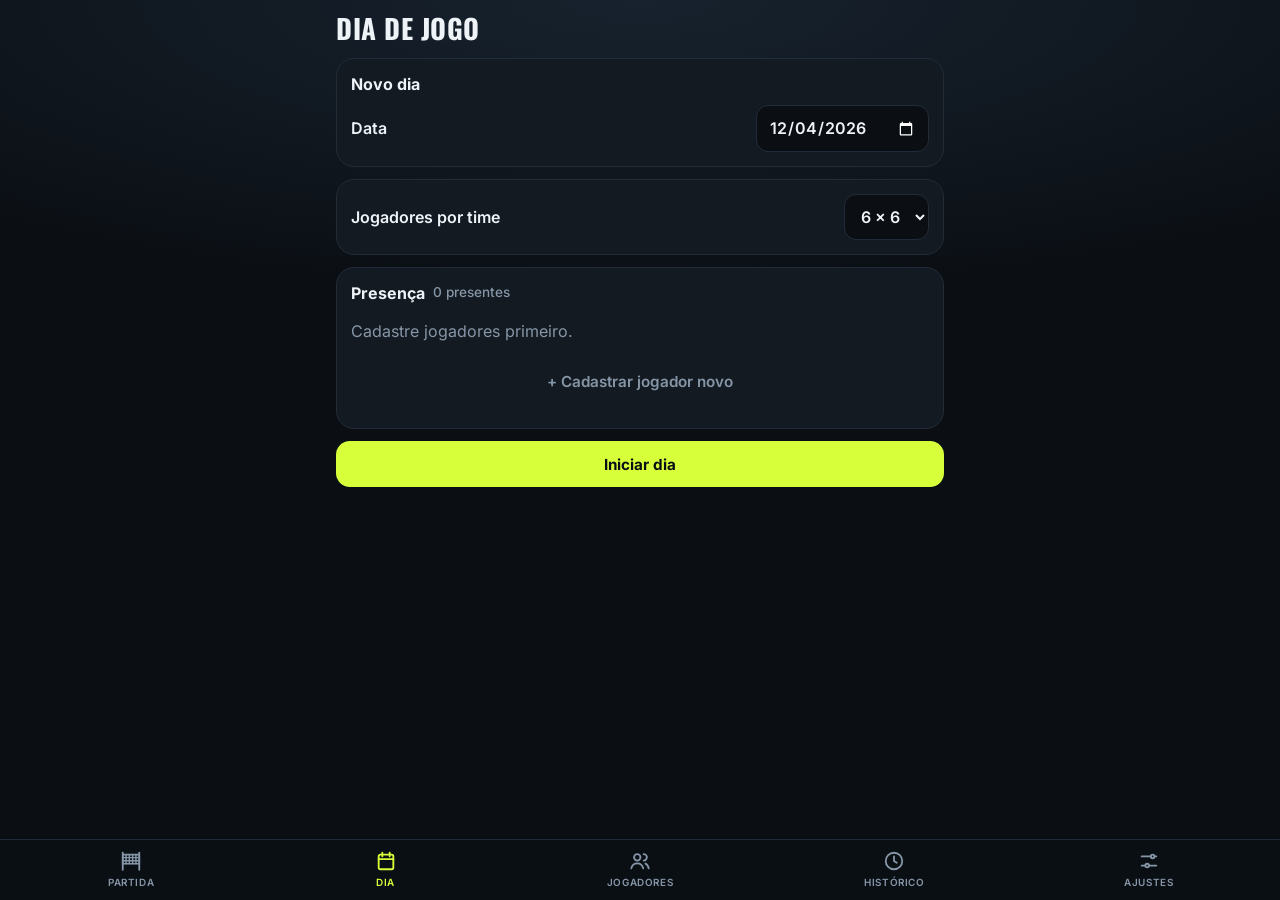
<file: index.html>
<!doctype html>
<html lang="pt-BR">
<head>
  <meta charset="utf-8">
  <meta name="viewport" content="width=device-width, initial-scale=1, viewport-fit=cover, interactive-widget=resizes-content">
  <meta name="theme-color" content="#0b0f14">
  <meta name="description" content="Sorteio de times equilibrados para a pelada de vôlei">
  <title>Pelada de Vôlei</title>
  <link rel="manifest" href="manifest.webmanifest">
  <link rel="icon" href="icons/icon.svg" type="image/svg+xml">
  <link rel="apple-touch-icon" href="icons/icon-192.png">
  <meta name="apple-mobile-web-app-capable" content="yes">
  <meta name="apple-mobile-web-app-status-bar-style" content="black-translucent">
  <link rel="preload" href="fonts/oswald.woff2" as="font" type="font/woff2" crossorigin>
  <link rel="preload" href="fonts/inter.woff2" as="font" type="font/woff2" crossorigin>
  <meta name="apple-mobile-web-app-title" content="Pelada">
  <link rel="stylesheet" href="css/app.css">
</head>
<body>
  <header class="topbar"><h1 id="title">Pelada de Vôlei</h1></header>
  <main id="app" aria-live="polite"></main>
  <nav class="tabbar" aria-label="Navegação">
    <a href="#/partida" data-route="partida"><svg viewBox="0 0 24 24" fill="none" stroke="currentColor" stroke-width="2" stroke-linecap="round" stroke-linejoin="round"><path d="M3 21.5V2.8M21 21.5V2.8"/><rect x="3" y="5" width="18" height="10" rx=".6" stroke-width="1.8"/><path d="M3 8.33h18M3 11.67h18M6.6 5v10M10.2 5v10M13.8 5v10M17.4 5v10" stroke-width="1.6"/></svg><span>Partida</span></a>
    <a href="#/dia" data-route="dia"><svg viewBox="0 0 24 24" fill="none" stroke="currentColor" stroke-width="2" stroke-linecap="round"><rect x="4" y="5" width="16" height="16" rx="2"/><path d="M8 3v4M16 3v4M4 10h16"/></svg><span>Dia</span></a>
    <a href="#/jogadores" data-route="jogadores"><svg viewBox="0 0 24 24" fill="none" stroke="currentColor" stroke-width="2" stroke-linecap="round"><circle cx="9" cy="8" r="3.5"/><path d="M2.5 20c.8-3.5 3.4-5.5 6.5-5.5s5.7 2 6.5 5.5"/><path d="M16 4.5a3.5 3.5 0 0 1 0 7M18 14.8c1.9.8 3 2.6 3.5 5.2"/></svg><span>Jogadores</span></a>
    <a href="#/historico" data-route="historico"><svg viewBox="0 0 24 24" fill="none" stroke="currentColor" stroke-width="2" stroke-linecap="round"><circle cx="12" cy="12" r="9"/><path d="M12 7v5l3 2"/></svg><span>Histórico</span></a>
    <a href="#/config" data-route="config"><svg viewBox="0 0 24 24" fill="none" stroke="currentColor" stroke-width="2" stroke-linecap="round"><path d="M4 7h10M18 7h2M4 17h4M12 17h8"/><circle cx="16" cy="7" r="2"/><circle cx="10" cy="17" r="2"/></svg><span>Ajustes</span></a>
  </nav>
  <dialog id="dialog"></dialog>
  <dialog id="confirm"></dialog>
  <div id="toast" role="status"></div>
  <div id="sync" role="status" hidden></div>
  <div id="ptr" hidden aria-hidden="true"><i>↓</i><span>Puxe para sincronizar</span></div>
  <script type="module" src="js/app.js"></script>
</body>
</html>
</file>
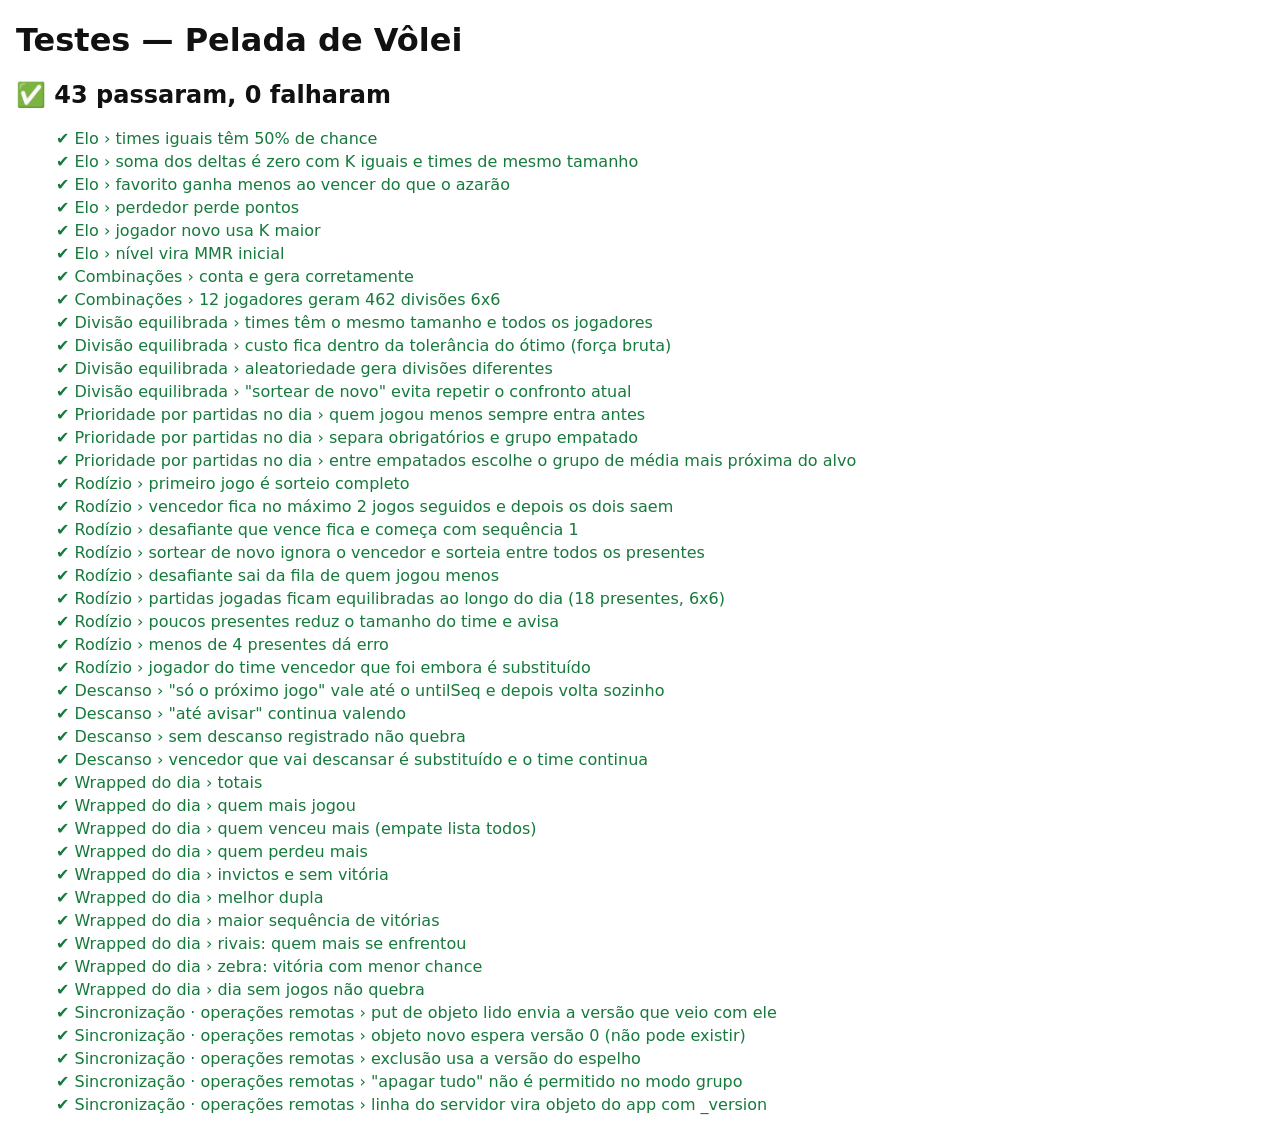
<file: tests/index.html>
<!doctype html>
<html lang="pt-BR">
<head>
  <meta charset="utf-8">
  <meta name="viewport" content="width=device-width, initial-scale=1">
  <title>Testes</title>
  <style>
    body { font-family: system-ui, sans-serif; margin: 16px; background: #fff; color: #111; }
    li { margin: 4px 0; list-style: none; }
    .ok { color: #157a3c; }
    .fail { color: #b3261e; }
    pre { white-space: pre-wrap; margin: 4px 0 0 20px; }
  </style>
</head>
<body>
  <h1>Testes — Pelada de Vôlei</h1>
  <div id="out">Rodando…</div>
  <script type="module">
    import { run } from './runner.js';
    import './elo.test.js';
    import './balance.test.js';
    import './rotation.test.js';
    import './wrapped.test.js';
    import './remoteOps.test.js';
    run(document.getElementById('out'));
  </script>
</body>
</html>
</file>
<file: css/app.css>
/* Tema "Quadra Noturna": escuro, esportivo, destaque verde-limão; Time A ciano, Time B coral. */
@font-face { font-family: Inter; src: url(../fonts/inter.woff2) format("woff2"); font-weight: 100 900; font-display: swap; }
@font-face { font-family: Oswald; src: url(../fonts/oswald.woff2) format("woff2"); font-weight: 200 700; font-display: swap; }

:root {
  --bg: #0b0f14;
  --panel: #131a22;
  --panel-2: #1a232e;
  --line: #222c38;
  --text: #eef3f8;
  --muted: #8696a7;
  --volt: #d7ff3a;
  --on-volt: #0b0f14;
  --a: #3ccbf4;
  --b: #ff6b4a;
  --danger: #ff7a6b;
  --warn: #ffd166;
  --won: rgb(215 255 58 / .1);
  --radius: 18px;
  --display: Oswald, "Arial Narrow", sans-serif;
  color-scheme: dark;
}

* { box-sizing: border-box; }
html { -webkit-text-size-adjust: 100%; height: 100%; background: var(--bg); overflow: hidden; }
/* Layout de app: só o conteúdo (main) rola; cabeçalho e rodapé nunca saem do lugar,
   nem com o "pulo" de rolagem do iPhone. */
body {
  margin: 0;
  font: 16px/1.4 Inter, system-ui, -apple-system, "Segoe UI", Roboto, sans-serif;
  color: var(--text);
  background: radial-gradient(120% 50% at 50% 0%, #17222e 0%, var(--bg) 65%) var(--bg);
  height: 100%;
  height: 100dvh;
  /* No iPhone instalado na tela de início o 100dvh fica menor que a tela; o app.js mede a altura real. */
  height: var(--app-h, 100dvh);
  display: flex; flex-direction: column;
  overflow: hidden;
}
.topbar {
  flex: none; z-index: 5;
  padding: calc(14px + env(safe-area-inset-top)) max(16px, calc((100% - 608px) / 2)) 4px;
}
.topbar h1 {
  margin: 0; font-family: var(--display); font-weight: 700; font-size: 1.7rem;
  text-transform: uppercase; letter-spacing: .02em; line-height: 1.1;
}
main {
  flex: 1; min-height: 0;
  overflow-y: auto; overscroll-behavior: contain; -webkit-overflow-scrolling: touch;
  padding: 10px max(16px, calc((100% - 608px) / 2)) 24px;
}
/* Telas que desenham o próprio cabeçalho (Partida) escondem o título padrão. */
body.own-header .topbar { display: none; }
body.own-header main { padding-top: calc(16px + env(safe-area-inset-top)); }

.tabbar {
  flex: none; z-index: 5;
  display: flex; justify-content: space-around;
  background: rgb(11 15 20 / .96); border-top: 1px solid var(--line);
  padding: 8px 4px max(8px, env(safe-area-inset-bottom));
}
.tabbar a {
  flex: 1; display: flex; flex-direction: column; align-items: center; gap: 4px; padding: 2px 0;
  font-size: .62rem; font-weight: 600; letter-spacing: .06em; text-transform: uppercase;
  color: var(--muted); text-decoration: none;
}
.tabbar svg { width: 22px; height: 22px; }
.tabbar a.active { color: var(--volt); }

/* ---------- Base ---------- */
.card {
  background: var(--panel); border: 1px solid var(--line); border-radius: var(--radius);
  padding: 14px; margin: 0 0 12px;
}
.card h2 { margin: 0 0 10px; font-size: 1rem; font-weight: 700; display: flex; align-items: center; gap: 8px; flex-wrap: wrap; }
.card h2 small { font-weight: 500; color: var(--muted); font-size: .85rem; }
details.card > summary { cursor: pointer; }
details.card[open] > summary { margin-bottom: 12px; }
.card.error { border-color: var(--danger); color: var(--danger); }
.muted { color: var(--muted); }
.small { font-size: .85rem; }
.center { text-align: center; }
.warn-text { color: var(--warn); background: rgb(255 209 102 / .1); padding: 6px 10px; border-radius: 10px; font-size: .9rem; }
.kicker, .eyebrow {
  display: block; font-size: .7rem; font-weight: 700; letter-spacing: .16em; text-transform: uppercase; color: var(--muted);
}
.eyebrow { margin-bottom: 6px; }

.btn {
  display: inline-flex; align-items: center; justify-content: center; gap: 6px;
  min-height: 46px; padding: 10px 16px; border-radius: 14px;
  border: 1px solid var(--line); background: transparent; color: var(--text);
  font: inherit; font-weight: 600; font-size: .95rem; text-decoration: none; cursor: pointer;
}
.btn.primary { background: var(--volt); color: var(--on-volt); border-color: transparent; font-weight: 700; }
.btn.ghost { border-color: transparent; color: var(--muted); }
.btn.danger { color: var(--danger); }
.btn.small { min-height: 34px; padding: 6px 12px; font-size: .8rem; }
.btn.block { display: flex; width: 100%; margin: 0 0 10px; }
.btn.big { min-height: 58px; font-family: var(--display); font-size: 1.25rem; letter-spacing: .04em; text-transform: uppercase; }
.btn:active { transform: scale(.98); }
.btn:disabled { opacity: .5; }
.row-actions { display: flex; gap: 8px; margin: 0 0 12px; flex-wrap: wrap; }
.row-actions .btn { flex: 1; }

.badge { font-size: .68rem; font-weight: 700; letter-spacing: .08em; text-transform: uppercase; padding: 4px 9px; border-radius: 99px; background: var(--panel-2); color: var(--muted); }
.badge.volt { background: var(--volt); color: var(--on-volt); }

.list { list-style: none; margin: 0; padding: 0; }
.list li + li { border-top: 1px solid var(--line); }
.list .row {
  width: 100%; display: flex; align-items: center; gap: 12px;
  background: none; border: 0; color: inherit; font: inherit; font-weight: 600; padding: 10px 2px; text-align: left; cursor: pointer;
}
.list .row .grow { flex: 1; }
.chev { color: var(--muted); font-size: 1.3rem; }
.checks label { display: flex; align-items: center; gap: 12px; padding: 9px 2px; cursor: pointer; font-weight: 600; }
.checks label span { flex: 1; }
.checks input { width: 22px; height: 22px; accent-color: var(--volt); }

input[type=search], input[type=date], input:not([type]), select, textarea {
  font: inherit; font-size: 16px; color: var(--text); background: var(--bg);
  border: 1px solid var(--line); border-radius: 12px; padding: 10px 12px; min-height: 46px; width: 100%;
}
input:focus-visible, select:focus-visible, textarea:focus-visible { outline: 2px solid var(--volt); outline-offset: 1px; }
input[type=search] { margin-bottom: 8px; }
label.inline { display: flex; align-items: center; justify-content: space-between; gap: 12px; font-weight: 600; }
label.inline input, label.inline select { width: auto; }
/* iOS dá zoom em campos com fonte < 16px; garante 16px em qualquer campo. */
input, select, textarea { font-size: max(16px, 1em); }

/* Avatar com iniciais */
.av {
  flex: none; width: 30px; height: 30px; border-radius: 50%; display: grid; place-items: center;
  font-size: .72rem; font-weight: 700; color: var(--on-volt); background: #2b3644; color: var(--text);
}
.av.a { background: var(--a); color: var(--on-volt); }
.av.b { background: var(--b); color: var(--on-volt); }
.av.volt { background: var(--volt); color: var(--on-volt); }

/* ---------- Partida: cabeçalho e quadra ---------- */
.match-head { display: flex; justify-content: space-between; align-items: flex-end; gap: 12px; margin-bottom: 14px; }
.match-head .big { font-family: var(--display); font-weight: 700; font-size: 2.8rem; line-height: 1; text-transform: uppercase; }
.match-head .big span { color: var(--volt); }
.match-head .badge { margin-bottom: 6px; white-space: nowrap; }

.court { border-radius: 22px; overflow: hidden; border: 1px solid var(--line); background: #0f1a24; }
.half { padding: 14px 12px; }
.half.a { background: linear-gradient(180deg, rgb(60 203 244 / .18), rgb(60 203 244 / .03)); }
.half.b { background: linear-gradient(0deg, rgb(255 107 74 / .18), rgb(255 107 74 / .03)); }
.half-head { display: flex; justify-content: space-between; align-items: center; gap: 8px; }
.half.a .half-head { margin-bottom: 12px; }
.half.b .half-head { margin-top: 12px; }
.team-label { font-family: var(--display); font-size: 1.3rem; font-weight: 700; letter-spacing: .04em; text-transform: uppercase; }
.half.a .team-label { color: var(--a); }
.half.b .team-label { color: var(--b); }
.streak-label { font-size: .68rem; font-weight: 700; letter-spacing: .1em; text-transform: uppercase; color: var(--muted); }
.pgrid { display: grid; grid-template-columns: repeat(3, minmax(0, 1fr)); gap: 8px; }
.pl {
  display: flex; align-items: center; gap: 8px; min-width: 0; min-height: 46px; padding: 7px 8px;
  border-radius: 13px; border: 1.5px solid rgb(255 255 255 / .07); background: rgb(255 255 255 / .05);
  color: var(--text); font: inherit; font-size: .85rem; font-weight: 600; text-align: left; cursor: pointer;
}
.pl .nm { flex: 1; min-width: 0; overflow: hidden; text-overflow: ellipsis; white-space: nowrap; }
.pl .cnt { flex: none; font-size: .7rem; font-weight: 700; color: var(--muted); }
.pl.sel { border-color: var(--volt); background: rgb(215 255 58 / .12); }
.net {
  height: 38px; display: flex; align-items: center; justify-content: center;
  background: repeating-linear-gradient(90deg, rgb(255 255 255 / .35) 0 2px, transparent 2px 10px) center / 100% 2px no-repeat;
}
.net .bal {
  display: flex; gap: 8px; align-items: center; padding: 6px 12px; border-radius: 99px;
  background: var(--bg); border: 1px solid var(--line); font-size: .75rem; font-weight: 700;
}
.bal .x { color: var(--muted); font-weight: 500; }
.bal .ca { color: var(--a); }
.bal .cb { color: var(--b); }

.win-row { display: grid; grid-template-columns: 1fr 1fr; gap: 10px; margin: 14px 0 18px; }
.win-row button {
  border: 0; border-radius: 16px; min-height: 60px; padding: 12px 8px; cursor: pointer;
  font-family: var(--display); font-size: 1.25rem; font-weight: 700; letter-spacing: .05em; text-transform: uppercase; color: var(--on-volt);
}
.win-row .wa { background: var(--a); }
.win-row .wb { background: var(--b); }
.win-row button:active { transform: scale(.98); }

.sec { display: flex; justify-content: space-between; align-items: baseline; margin: 0 0 8px; }
.sec h3 { margin: 0; font-size: .7rem; font-weight: 700; letter-spacing: .16em; text-transform: uppercase; color: var(--muted); }
.sec small { font-size: .75rem; color: var(--muted); }
.bench { display: flex; flex-wrap: wrap; gap: 8px; }
.bench .pl { background: var(--panel); flex: none; max-width: 100%; }
.hint { font-size: .78rem; color: var(--muted); margin: 10px 0 0; }
.tools { display: flex; gap: 8px; margin-top: 16px; }
.tools .btn { flex: 1; }

/* Novo jogo / fim de jogo / intervalo / dia encerrado */
.new-game {
  background: var(--volt); color: var(--on-volt); border: 0; animation: pop .45s ease-out;
  display: flex; align-items: center; gap: 10px; font-family: var(--display); font-size: 1.2rem; font-weight: 700; text-transform: uppercase; letter-spacing: .03em;
}
.hero { border: 0; padding: 18px 16px; }
.hero.a { background: linear-gradient(160deg, rgb(60 203 244 / .3), rgb(60 203 244 / .06)); }
.hero.b { background: linear-gradient(160deg, rgb(255 107 74 / .3), rgb(255 107 74 / .06)); }
.hero.volt { background: linear-gradient(160deg, rgb(215 255 58 / .22), rgb(215 255 58 / .04)); }
.hero .eyebrow { color: var(--text); opacity: .75; }
.hero h2 { font-family: var(--display); font-size: 2rem; font-weight: 700; text-transform: uppercase; line-height: 1.15; margin: 0 0 8px; letter-spacing: .01em; }
.hero p { margin: 0; color: var(--text); opacity: .85; }
.loser { opacity: .6; }
.loser h2 { color: var(--muted); }
.loser p { margin: 0; }
@keyframes pop { from { transform: scale(.94); opacity: 0; } to { transform: none; opacity: 1; } }
@media (prefers-reduced-motion: reduce) { .new-game { animation: none; } }

/* ---------- Histórico ---------- */
.matches { list-style: none; margin: 0; padding: 0; }
.matches li { padding: 10px 0; border-top: 1px solid var(--line); font-size: .9rem; }
.matches li:first-child { border-top: 0; }
.matches .mnum { font-size: .68rem; font-weight: 700; letter-spacing: .12em; text-transform: uppercase; color: var(--muted); margin-bottom: 6px; }
.matches li > div:not(.mnum) { padding: 6px 10px; border-radius: 10px; margin-top: 2px; }
.matches li > div b { font-family: var(--display); margin-right: 6px; }
.matches .ta b { color: var(--a); }
.matches .tb b { color: var(--b); }
.matches .won { background: var(--won); }
.matches .won::after { content: " 🏆"; }
.legend { margin: 0 0 10px; }

.rules { padding-left: 18px; margin: 0; color: var(--muted); }
.rules li { margin-bottom: 8px; }
.rules b { color: var(--text); }
.file { cursor: pointer; }

/* ---------- Janelas ---------- */
/* Presas ao topo: com o teclado do celular aberto, os botões continuam visíveis. */
dialog {
  border: 1px solid var(--line); border-radius: 22px; padding: 0; width: min(92vw, 440px);
  background: var(--panel); color: var(--text);
  margin: calc(12px + env(safe-area-inset-top)) auto auto;
  max-height: calc(100dvh - 24px - env(safe-area-inset-top)); overflow-y: auto;
}
dialog::backdrop { background: rgb(0 0 0 / .6); }
.form { padding: 18px 16px 16px; display: flex; flex-direction: column; gap: 14px; }
.form h2 { margin: 0; font-family: var(--display); font-size: 1.4rem; font-weight: 700; text-transform: uppercase; letter-spacing: .02em; }
.form label { display: flex; flex-direction: column; gap: 6px; font-size: .75rem; font-weight: 700; letter-spacing: .1em; text-transform: uppercase; color: var(--muted); }
.form .actions { display: flex; gap: 8px; }
.form .actions .btn { flex: 1; }
.form .actions.secondary { border-top: 1px solid var(--line); padding-top: 14px; flex-wrap: wrap; }
.form p { margin: 0; }
.stats { display: flex; gap: 10px; }
.stats div { flex: 1; background: var(--bg); border-radius: 14px; padding: 10px 12px; display: flex; flex-direction: column; }
.stats span { font-size: .68rem; font-weight: 700; letter-spacing: .1em; text-transform: uppercase; }
.stats strong { font-family: var(--display); font-size: 1.8rem; line-height: 1.1; color: var(--volt); }

#toast {
  position: fixed; left: 50%; bottom: calc(86px + env(safe-area-inset-bottom)); transform: translateX(-50%) translateY(20px);
  background: var(--volt); color: var(--on-volt); font-weight: 700; padding: 10px 16px; border-radius: 12px;
  opacity: 0; pointer-events: none; transition: .2s; z-index: 50; max-width: calc(100vw - 32px);
}
#toast.show { opacity: 1; transform: translateX(-50%); }

/* ---------- Wrapped do dia (stories em tela cheia) ---------- */
.wrapped {
  position: fixed; inset: 0; z-index: 30; display: flex; flex-direction: column;
  color: #fff; outline: none; transition: background .4s;
  padding: calc(12px + env(safe-area-inset-top)) 16px calc(24px + env(safe-area-inset-bottom));
  background: linear-gradient(160deg, #0e3a52, #0b0f14);
}
.wrapped[data-theme="1"] { background: linear-gradient(160deg, #6b2414, #0b0f14); }
.wrapped[data-theme="2"] { background: linear-gradient(160deg, #3e4d0a, #0b0f14); }
.wrapped[data-theme="3"] { background: linear-gradient(160deg, #3b1d6b, #0b0f14); }
.wrapped[data-theme="4"] { background: linear-gradient(160deg, #0d4f4a, #0b0f14); }
.wrapped[data-theme="5"] { background: linear-gradient(160deg, #6b1a3e, #0b0f14); }
.w-progress { display: flex; gap: 4px; }
.w-progress i { flex: 1; height: 4px; border-radius: 99px; background: rgb(255 255 255 / .25); }
.w-progress i.on { background: var(--volt); }
.w-close {
  position: absolute; top: calc(24px + env(safe-area-inset-top)); right: 12px;
  width: 44px; height: 44px; border: 0; border-radius: 99px; background: rgb(255 255 255 / .1);
  color: #fff; font-size: 1.2rem; cursor: pointer;
}
.w-stage { flex: 1; display: flex; align-items: center; justify-content: center; cursor: pointer; user-select: none; }
.w-slide { text-align: center; max-width: 520px; animation: wIn .45s ease-out; }
.w-emoji { font-size: 4.5rem; line-height: 1; margin-bottom: 20px; }
.w-eyebrow { font-size: .78rem; font-weight: 700; text-transform: uppercase; letter-spacing: .16em; color: var(--volt); margin-bottom: 12px; }
.w-title { font-family: var(--display); font-size: clamp(2.2rem, 11vw, 3.4rem); font-weight: 700; text-transform: uppercase; line-height: 1.18; overflow-wrap: anywhere; }
.w-sub { font-size: 1.05rem; opacity: .85; margin-top: 14px; }
.w-actions { display: flex; flex-direction: column; gap: 10px; margin-top: 28px; }
.w-btn { background: var(--volt); color: var(--on-volt); border: 0; }
.w-btn.ghost { background: rgb(255 255 255 / .1); color: #fff; }
@keyframes wIn { from { transform: translateY(16px) scale(.97); opacity: 0; } to { transform: none; opacity: 1; } }
@media (prefers-reduced-motion: reduce) { .w-slide { animation: none; } }

.share-text { font-size: 16px; resize: vertical; min-height: 180px; }

/* ---------- Estatísticas do dia ---------- */
.kpis { display: grid; grid-template-columns: repeat(3, 1fr); gap: 8px; }
.kpis div { background: var(--bg); border-radius: 14px; padding: 10px 6px; display: flex; flex-direction: column; text-align: center; }
.kpis strong { font-family: var(--display); font-size: 1.5rem; color: var(--volt); line-height: 1.1; }
.kpis span { font-size: .66rem; color: var(--muted); line-height: 1.25; }
.table-wrap { overflow-x: auto; }
.stats-table { width: 100%; border-collapse: collapse; font-size: .88rem; }
.stats-table th, .stats-table td { padding: 9px 6px; text-align: right; border-bottom: 1px solid var(--line); white-space: nowrap; }
.stats-table th:first-child, .stats-table td:first-child { text-align: left; white-space: normal; font-weight: 600; }
.stats-table th { cursor: pointer; color: var(--muted); font-size: .7rem; font-weight: 700; letter-spacing: .08em; text-transform: uppercase; user-select: none; }
.stats-table th.sorted { color: var(--volt); }
.stats-table th[data-dir]:not([data-dir=""])::after { content: " " attr(data-dir); font-size: .65rem; }

/* ---------- Slider de nível ---------- */
.level-field { display: flex; flex-direction: column; gap: 8px; }
.level-head { display: flex; justify-content: space-between; align-items: baseline; font-size: .75rem; font-weight: 700; letter-spacing: .1em; text-transform: uppercase; color: var(--muted); }
.level-head strong { color: var(--volt); font-family: var(--display); font-size: 1.15rem; letter-spacing: .02em; }
.level-range {
  --fill: 33%;
  -webkit-appearance: none; appearance: none; width: 100%; height: 32px; background: transparent; margin: 0; padding: 0; border: 0; min-height: 0;
}
.level-range::-webkit-slider-runnable-track {
  height: 8px; border-radius: 99px;
  background: linear-gradient(to right, var(--volt) var(--fill), var(--line) var(--fill));
}
.level-range::-moz-range-track { height: 8px; border-radius: 99px; background: var(--line); }
.level-range::-moz-range-progress { height: 8px; border-radius: 99px; background: var(--volt); }
.level-range::-webkit-slider-thumb {
  -webkit-appearance: none; width: 28px; height: 28px; margin-top: -10px; border-radius: 50%;
  background: var(--bg); border: 4px solid var(--volt); box-shadow: 0 2px 8px rgb(0 0 0 / .5);
}
.level-range::-moz-range-thumb { width: 20px; height: 20px; border-radius: 50%; background: var(--bg); border: 4px solid var(--volt); }
/* Rótulos sob cada parada do slider (o polegar tem 28px, então as pontas recuam 14px). */
.level-ticks { position: relative; height: 1.2em; margin: 0 14px; font-size: .7rem; color: var(--muted); }
.level-ticks span { position: absolute; transform: translateX(-50%); white-space: nowrap; }
.level-ticks span:first-child { transform: translateX(-14px); }
.level-ticks span:last-child { transform: translateX(calc(-100% + 14px)); }

/* ---------- Descanso ---------- */
.resting { margin-top: 16px; padding: 12px; border-radius: 16px; border: 1px dashed var(--line); background: rgb(255 255 255 / .02); }
.resting .sec { margin-bottom: 4px; }
.rest-row { display: flex; align-items: center; gap: 10px; padding: 8px 0; }
.rest-row + .rest-row { border-top: 1px solid var(--line); }
.rest-row .grow { flex: 1; min-width: 0; display: flex; flex-direction: column; }
.rest-row small { color: var(--muted); font-size: .75rem; }
.rest-pick { display: grid; grid-template-columns: repeat(2, minmax(0, 1fr)); gap: 8px; }
.rest-opts { display: flex; flex-direction: column; gap: 8px; }

/* Ações da Partida em grade 2×2; um botão sobrando ocupa a linha inteira. */
.menu-grid { display: grid; grid-template-columns: 1fr 1fr; gap: 10px; margin: 14px 0 10px; }
.menu-grid .btn { min-height: 52px; padding: 10px 8px; font-size: .9rem; }
.menu-grid .btn:last-child:nth-child(odd) { grid-column: 1 / -1; }

/* ---------- Grupo sincronizado ---------- */
#sync {
  position: fixed; left: 50%; transform: translateX(-50%); z-index: 40;
  bottom: calc(78px + env(safe-area-inset-bottom));
  background: var(--panel-2); color: var(--text); border: 1px solid var(--line);
  padding: 6px 12px; border-radius: 99px; font-size: .75rem; font-weight: 600; white-space: nowrap;
}
#sync[hidden] { display: none; }
.tabbar a.synced { position: relative; }
.tabbar a.synced::after {
  content: ""; position: absolute; top: 0; left: calc(50% + 9px);
  width: 8px; height: 8px; border-radius: 50%; background: #2bd66b; box-shadow: 0 0 0 2px var(--bg);
}
.group-code { font-family: ui-monospace, monospace; font-size: .85rem; word-break: break-all; color: var(--muted); }

/* Puxar para sincronizar */
#ptr {
  position: fixed; left: 50%; top: calc(env(safe-area-inset-top) + 8px); z-index: 45;
  transform: translate(-50%, -60px); transition: transform .2s;
  display: flex; align-items: center; gap: 8px; padding: 8px 14px; border-radius: 99px;
  background: var(--panel-2); border: 1px solid var(--line); color: var(--muted);
  font-size: .78rem; font-weight: 600; white-space: nowrap; pointer-events: none;
}
#ptr[hidden] { display: none; }
#ptr i { font-style: normal; display: inline-block; transition: transform .1s; }
#ptr.ready { color: var(--volt); border-color: var(--volt); }
#ptr.spin i { animation: ptrspin .8s linear infinite; }
@keyframes ptrspin { to { transform: rotate(360deg); } }
</file>
